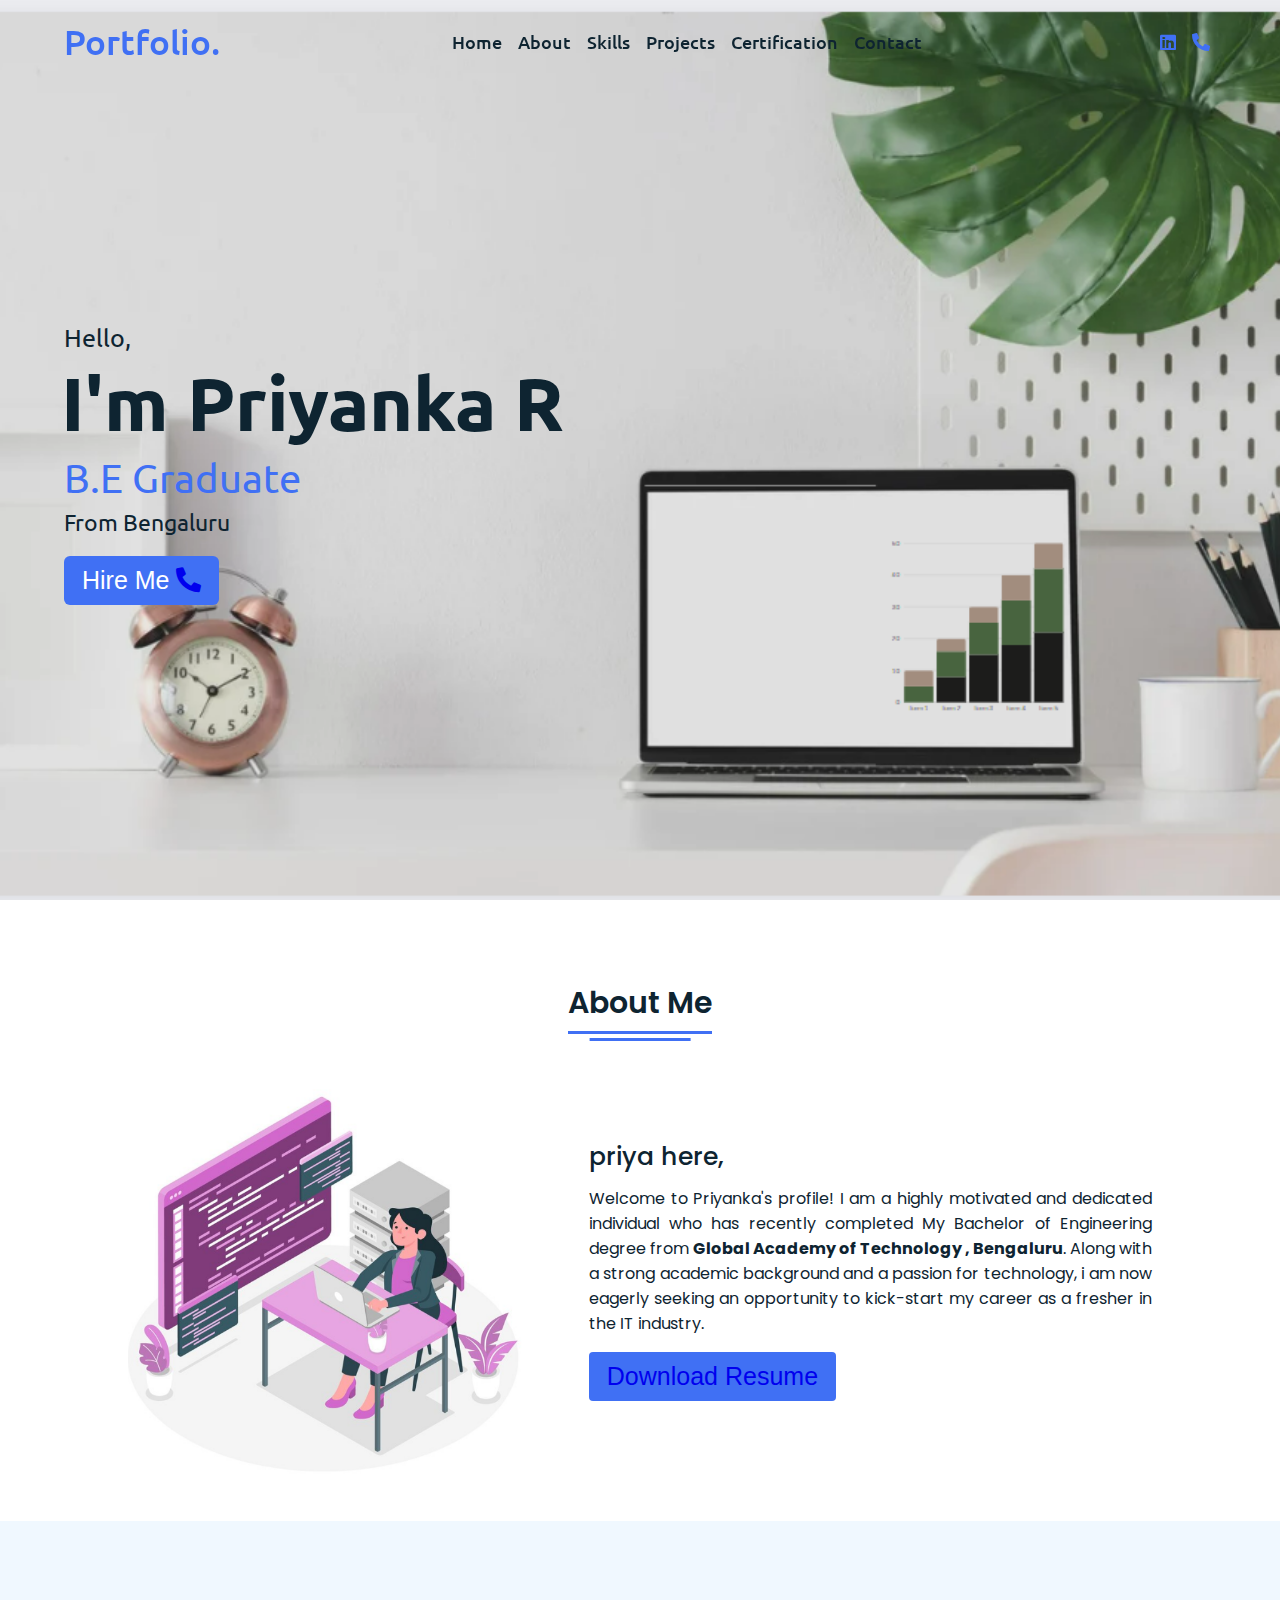
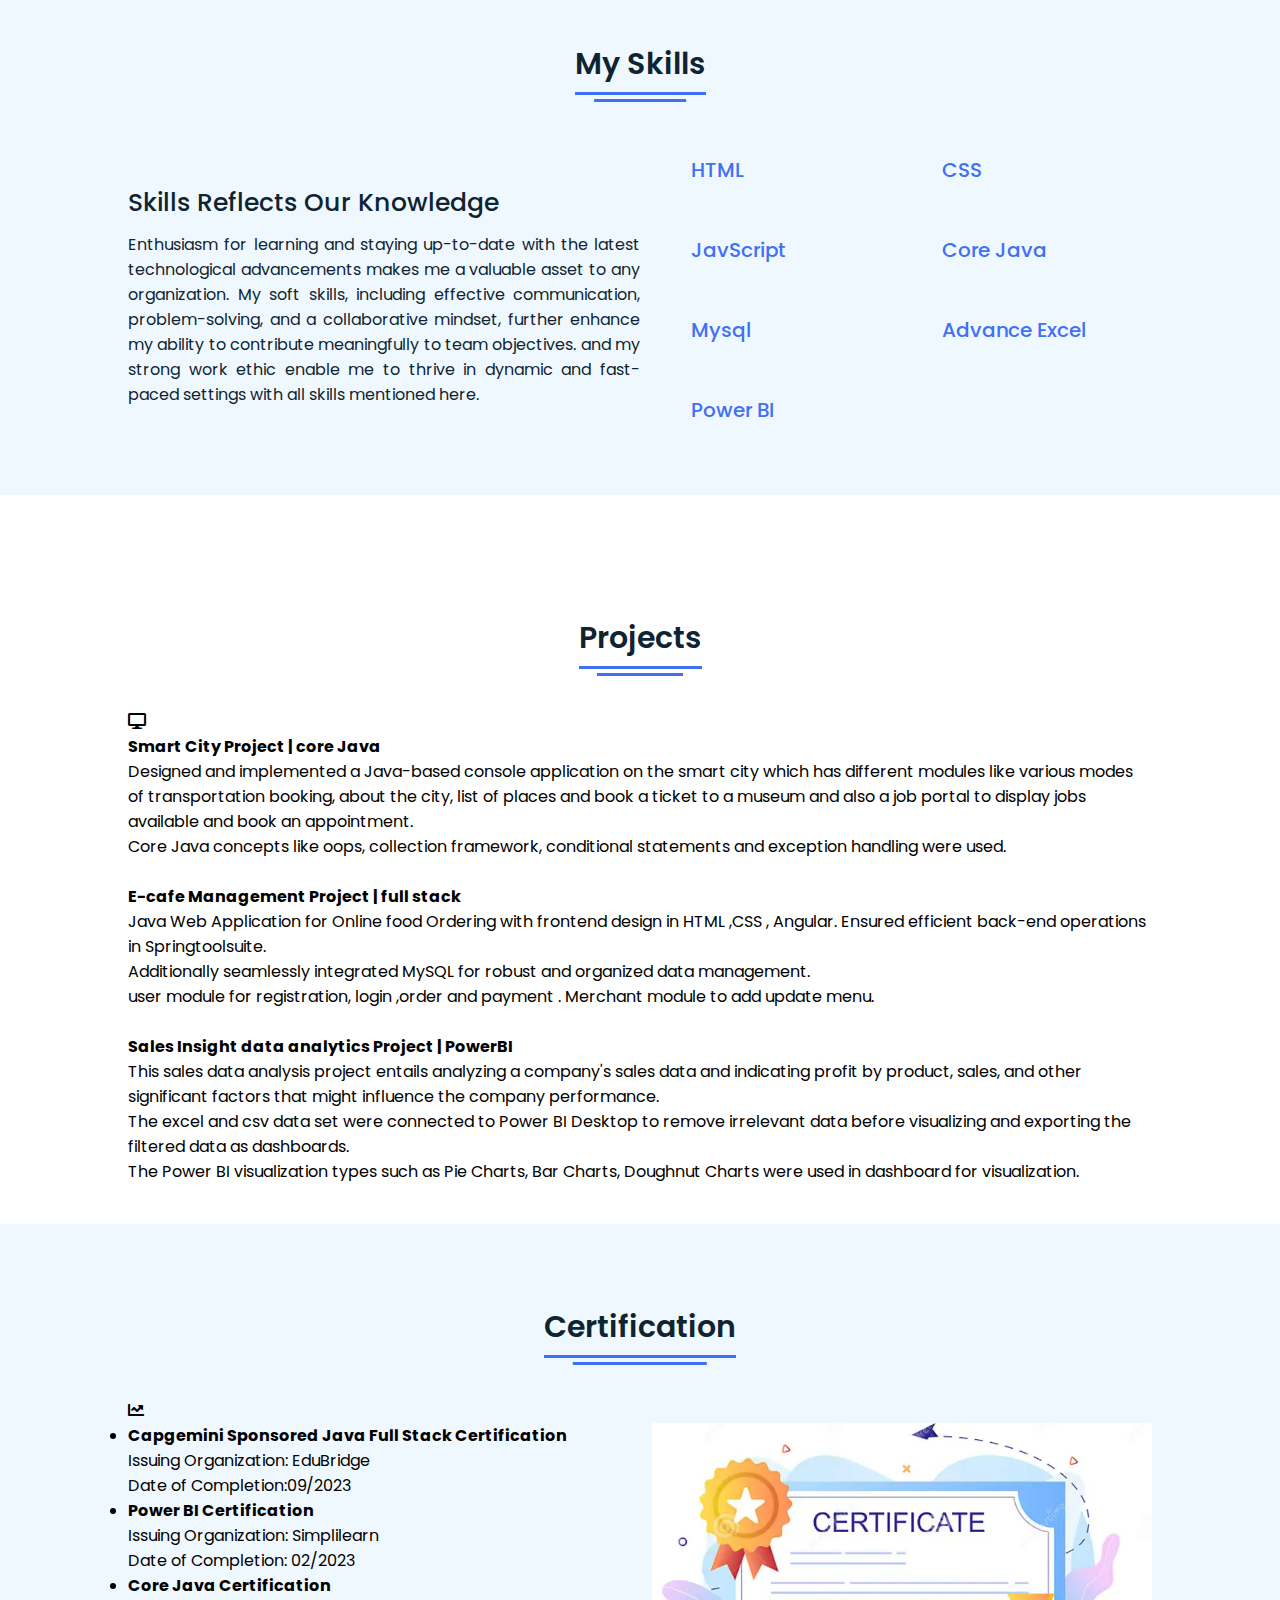
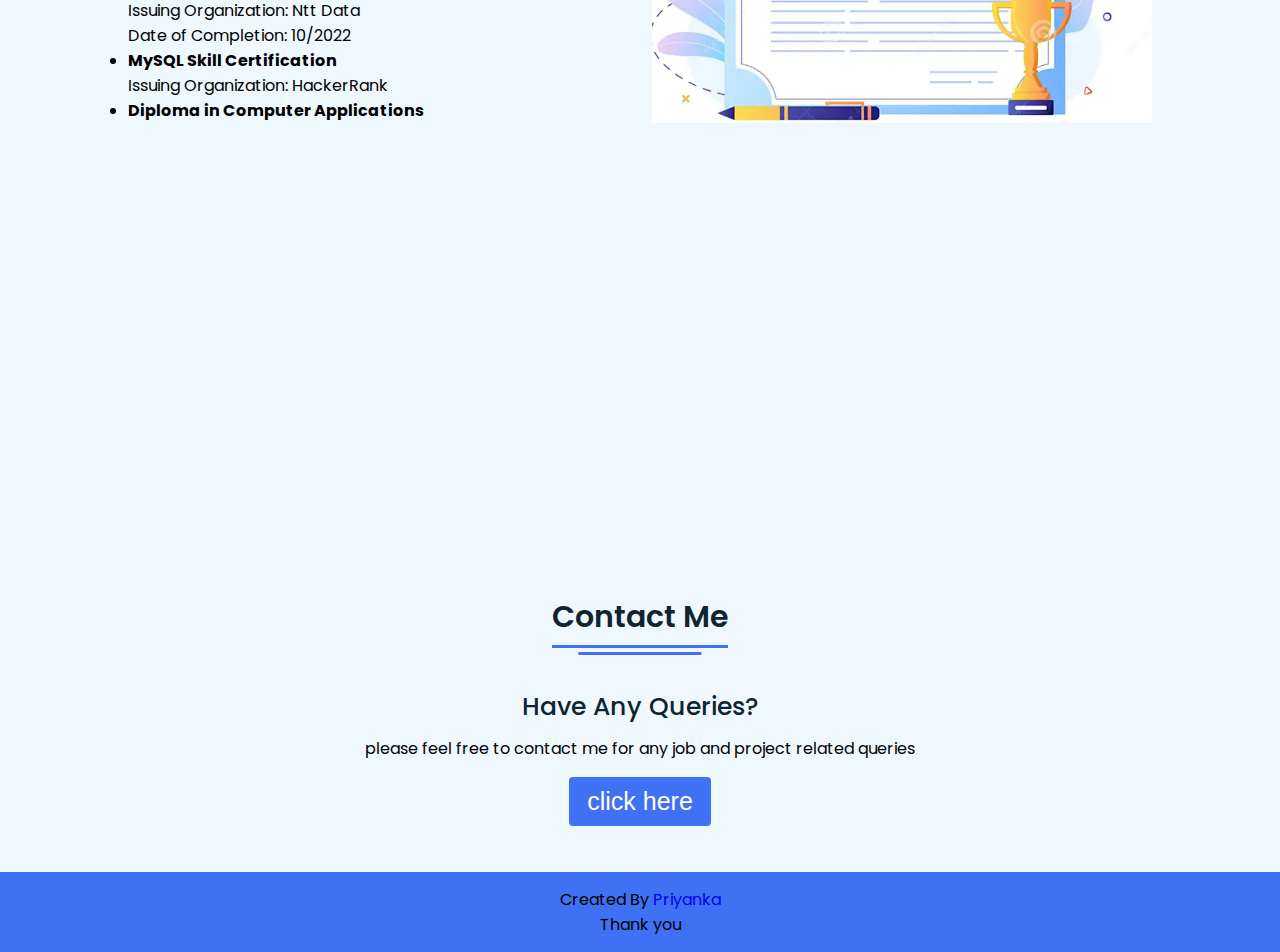
<file: index.html>
<!DOCTYPE html>
<html lang="en" dir="ltr">
  <head>
    <meta charset="UTF-8" />
    <title>Responsive Portfolio Website HTML CSS Priya</title>
    <link rel="stylesheet" href="style.css" />
    <!-- Fontawesome CDN Link -->
    <link rel="stylesheet" href="https://cdnjs.cloudflare.com/ajax/libs/font-awesome/5.15.2/css/all.min.css" />
    <meta name="viewport" content="width=device-width, initial-scale=1.0" />
  </head>
  <body>
    <!-- Move to up button -->
    <div class="scroll-button">
      <a href="#home"><i class="fas fa-arrow-up"></i></a>
    </div>
    <!-- navgaition menu -->
    <nav>
      <div class="navbar">
        <div class="logo"><a href="#">Portfolio.</a></div>
        <ul class="menu">
          <li><a href="#home">Home</a></li>
          <li><a href="#about">About</a></li>
          <li><a href="#skills">Skills</a></li>
          <li><a href="#projects">Projects</a></li>
          <li><a href="#Certification">Certification</a></li>
          <li><a href="#contact">Contact</a></li>
          <div class="cancel-btn">
            <i class="fas fa-times"></i>
          </div>
        </ul>
        <div class="media-icons">
          <a href="https://www.linkedin.com/in/priyanka-ravindra-128988209/"><i class="fab fa-linkedin"></i></a>
          <a href="tel:8618509688"><i class="fas fa-phone-alt"></i></a>
        </div>
      </div>
      <div class="menu-btn">
        <i class="fas fa-bars"></i>
      </div>
    </nav>

    <!-- Home Section Start -->
    <section class="home" id="home">
      <div class="home-content">
        <div class="text">
          <div class="text-one">Hello,</div>
          <div class="text-two">I'm Priyanka R</div>
          <div class="text-three">B.E Graduate</div>
          <div class="text-four">From Bengaluru</div>
        </div>
        <div class="button">
          <button>Hire Me
            <a href="tel:8618509688"><i class="fas fa-phone-alt"></i></a>
          </button>
        </div>
      </div>
    </section>

    <!-- About Section Start -->
    <section class="about" id="about">
      <div class="content">
        <div class="title"><span>About Me</span></div>
        <div class="about-details">
          <div class="left">
            <img src="codegirl.png" alt="" />
          </div>
          <div class="right">
            <div class="topic">priya here,</div>
            <p>
                Welcome to Priyanka's profile! I am a highly motivated and dedicated individual who has recently completed My Bachelor of Engineering degree from <b>Global Academy of Technology , Bengaluru</b>. Along with a strong academic background and a passion for technology, i am now eagerly seeking an opportunity to kick-start my career as a fresher in the IT industry.
            </p>
            <div class="button">
            
             <button> <a href="Priyankrrr.pdf.pdf" download>Download Resume</a></button>

            </div>
          </div>
        </div>
      </div>
    </section>

    <!-- My Skill Section Start -->
    <!-- Section Tag and Other Div will same where we need to put same CSS -->
    <section class="skills" id="skills">
      <div class="content">
        <div class="title"><span>My Skills</span></div>
        <div class="skills-details">
          <div class="text">
            <div class="topic">Skills Reflects Our Knowledge</div>
            <p>Enthusiasm for learning and staying up-to-date with the latest technological
                 advancements makes me a valuable asset to any organization. My soft skills, including effective communication, problem-solving, and a collaborative mindset, further enhance my ability to contribute meaningfully to team objectives.
                  and my strong work ethic enable me to thrive in dynamic and fast-paced settings with all skills mentioned here.</p>
          </div>
          <div class="boxes">
            <div class="box">
              <div class="topic">HTML</div>
            </div>
            <div class="box">
              <div class="topic">CSS</div>
            </div>
            <div class="box">
              <div class="topic">JavScript</div>
            </div>
            <div class="box">
              <div class="topic">Core Java</div>
              </div>
              <div class="box">
                <div class="topic">Mysql</div>
                </div>
              <div class="box">
                <div class="topic">Advance Excel</div>
            </div>
            <div class="box">
                <div class="topic">Power BI</div>
              </div>


          </div>
        </div>
      </div>
    </section>

        <!-- My projects Section Start -->
        <section class="projects" id="projects">
          <div class="content">
            <div class="title"><span>Projects</span></div>
            <div class="boxes">
              <div class="box">
              <div class="box">
                <div class="icon">
                  <i class="fas fa-desktop"></i>
                <p><b>Smart City Project | core Java</b><br>
                    Designed and implemented a Java-based console application on the smart city 
                    which has different modules like various modes of transportation booking, about the city, 
                    list of places and book a ticket to a museum and also a job portal to display jobs available and book an appointment. <br>
                    Core Java concepts like oops, collection framework, conditional statements and exception handling were used.</p>
                   <br> <p><b>E-cafe Management Project | full stack </b><br>
                      Java Web Application for Online food Ordering with frontend design in HTML ,CSS , Angular.
                      Ensured efficient back-end operations in Springtoolsuite.<br>
                      Additionally seamlessly integrated MySQL for robust and organized
                      data management.<br>
                      user module for registration, login ,order and payment .
                      Merchant module to add update menu.
                        </p><br>
                        <p><b>Sales Insight data analytics Project | PowerBI </b><br>
                          This sales data analysis project entails analyzing a
                          company's sales data and indicating profit by product, sales,
                          and other significant factors that might influence the company performance.<br>
                          The excel and csv data set were connected to Power BI
                          Desktop to remove irrelevant data before visualizing and
                          exporting the filtered data as dashboards.<br>
                          The Power BI visualization types such as Pie Charts, Bar
                          Charts, Doughnut Charts were used in dashboard for
                          visualization.
                         


                            </p>
                      </div>
    
            </div>
          </div>
        </section>



    <!-- My Certificate Section Start -->
    <section class="Certification" id="Certification">
      <div class="content">
        <div class="title"><span>Certification</span></div>
        <div class="boxes">
          <div class="box">
            <div class="icon">
              <i class="fas fa-chart-line"></i>
            </div>
            <img align="right" src="newct.png" width="500" 
            height="300" >
            <ul>
              <li>
                <strong> Capgemini Sponsored Java Full Stack Certification</strong>
                <p>Issuing Organization: EduBridge</p>
                <p>Date of Completion:09/2023 </p>
              </li>
              <li>
                <strong>Power BI Certification</strong>
                <p>Issuing Organization: Simplilearn</p>
                <p>Date of Completion: 02/2023</p>
              </li>
              <li>
                <strong>Core Java Certification</strong>
                <p>Issuing Organization: Ntt Data</p>
                <p>Date of Completion: 10/2022</p>
              </li>
              <li>
                <strong>MySQL Skill Certification</strong>
                <p>Issuing Organization: HackerRank</p>
              </li>
              <li>
                <strong>Diploma in Computer Applications</strong>
              </li>

            </ul>

          </div>

        </div>
      </div>
    </section>

    <!-- Contact Me section Start -->
    <section class="contact" id="contact">
      <div class="content">
        <div class="title"><span>Contact Me</span></div>
        <div class="text">
          <div class="topic">Have Any Queries?</div>
          <p>please feel free to contact me for any job and project related queries</p>
          <div class="button">
            <a href="contact.html"> <button>click here</button></a>
          </div>
        </div>
      </div>
    </section>
    <!-- Footer Section Start -->
      <div class="text">
        <footer>
        <span>Created By <a href="#">Priyanka</a><br>
        Thank you</span>
      </div>
    </footer>

    <script src="script.js"></script>
  </body>
</html>
</file>
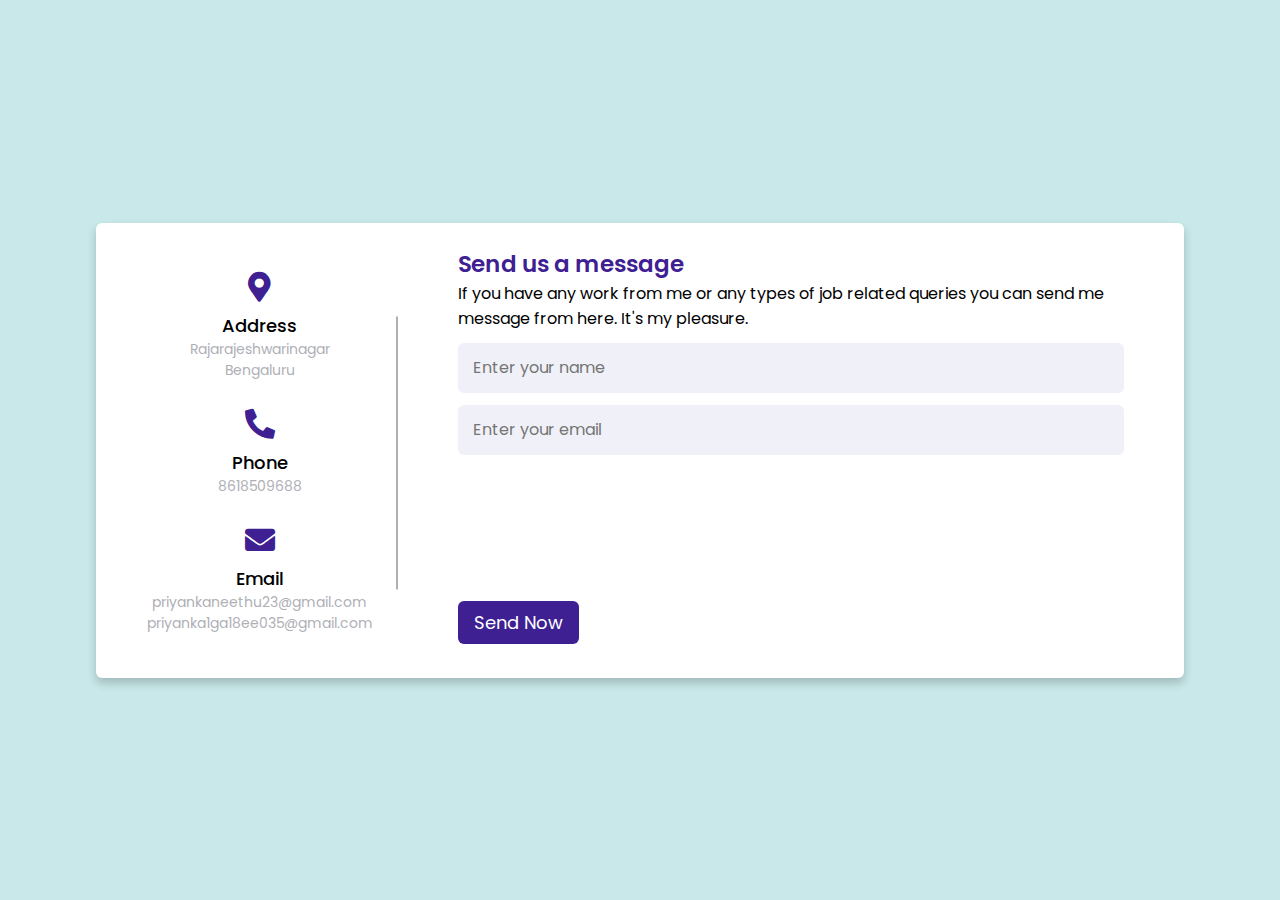
<file: contact.html>
<!DOCTYPE html>
<!-- Created By CodingLab - www.codinglabweb.com -->
<html lang="en" dir="ltr">
  <head>
    <meta charset="UTF-8">
    <title> Responsive Contact Us Form  | CodingLab </title>
    <link rel="stylesheet" href="stylecontact.css">
    <!-- Fontawesome CDN Link -->
    <link rel="stylesheet" href="https://cdnjs.cloudflare.com/ajax/libs/font-awesome/5.15.2/css/all.min.css"/>
     <meta name="viewport" content="width=device-width, initial-scale=1.0">
   </head>
<body>
  <div class="container">
    <div class="content">
      <div class="left-side">
        <div class="address details">
          <i class="fas fa-map-marker-alt"></i>
          <div class="topic">Address</div>
          <div class="text-one">Rajarajeshwarinagar</div>
          <div class="text-two">Bengaluru</div>
        </div>
        <div class="phone details">
          <i class="fas fa-phone-alt"></i>
          <div class="topic">Phone</div>
          <div class="text-one">8618509688</div>
        </div>
        <div class="email details">
          <i class="fas fa-envelope"></i>
          <div class="topic">Email</div>
          <div class="text-one">priyankaneethu23@gmail.com</div>
          <div class="text-two">priyanka1ga18ee035@gmail.com</div>
        </div>
      </div>
      <div class="right-side">
        <div class="topic-text">Send us a message</div>
        <p>If you have any work from me or any types of job related queries you can send me message from here. It's my pleasure.</p>
      <form action="#">
        <div class="input-box">
          <input type="text" placeholder="Enter your name">
        </div>
        <div class="input-box">
          <input type="text" placeholder="Enter your email">
        </div>
        <div class="input-box message-box">
          
        </div>
        <div class="button">
          <input type="button" value="Send Now" >
        </div>
      </form>
    </div>
    </div>
  </div>
</body>
</html>
</file>
<file: style.css>
/* Google Font CDN Link */
@import url('https://fonts.googleapis.com/css2?family=Poppins:wght@400;500;600;700&family=Ubuntu:wght@400;500;700&display=swap');
*{
  margin: 0;
  padding: 0;
  box-sizing: border-box;
  text-decoration: none;
  scroll-behavior: smooth;
}

/* Custom Scroll Bar CSS */
::-webkit-scrollbar {
    width: 10px;
}
::-webkit-scrollbar-track {
    background: #f1f1f1;
}
::-webkit-scrollbar-thumb {
    background: #6e93f7;
    border-radius: 12px;
    transition: all 0.3s ease;
}

::-webkit-scrollbar-thumb:hover {
    background: #4070f4;
}
/* navbar styling */
nav{
  position: fixed;
  width: 100%;
  padding: 20px 0;
  z-index: 998;
  transition: all 0.3s ease;
  font-family: 'Ubuntu', sans-serif;
}
nav.sticky{
  background: #4070f4;
  padding: 13px 0;
}
nav .navbar{
  width: 90%;
  display: flex;
  justify-content: space-between;
  align-items: center;
  margin: auto;
}
nav .navbar .logo a{
  font-weight: 500;
  font-size: 35px;
  color: #4070f4;
}
nav.sticky .navbar .logo a{
  color: #fff;
}
nav .navbar .menu{
  display: flex;
  position: relative;
}
nav .navbar .menu li{
  list-style: none;
  margin: 0 8px;
}
.navbar .menu a{
  font-size: 18px;
  font-weight: 500;
  color: #0E2431;
  padding: 6px 0;
  transition: all 0.4s ease;
}
.navbar .menu a:hover{
  color: #4070f4;
}
nav.sticky .menu a{
  color: #FFF;
}
nav.sticky .menu a:hover{
  color: #0E2431;
}
.navbar .media-icons a{
  color: #4070f4;
  font-size: 18px;
  margin: 0 6px;
}
nav.sticky .media-icons a{
  color: #ffffff;
}

/* Side Navigation Menu Button CSS */
nav .menu-btn,
.navbar .menu .cancel-btn{
  position: absolute;
  color: #fff;
  right: 30px;
  top: 20px;
  font-size: 20px;
  cursor: pointer;
  transition: all 0.3s ease;
  display: none;
}
nav .menu-btn{
  color: #4070f4;
}
nav.sticky .menu-btn{
  color: #FFF;
}
.navbar .menu .menu-btn{
  color: #fff;
}

/* home section styling */
.home{
  height: 100vh;
  width: 100%;
  background-image:url("backgg.png");
  background-size: cover;
  background-position: center;
  background-attachment: fixed;
  font-family: 'Ubuntu', sans-serif;
}
.home .home-content{
  width: 90%;
  height: 100%;
  margin: auto;
  display: flex;
  flex-direction: column;
  justify-content: center;
}
.home .text-one{
  font-size: 25px;
  color: #0E2431;
}
.home .text-two{
  color: #0E2431;
  font-size: 75px;
  font-weight: 600;
  margin-left: -3px;
}
.home .text-three{
  font-size: 40px;
  margin: 5px 0;
  color: #4070f4;
}
.home .text-four{
  font-size: 23px;
  margin: 5px 0;
  color: #0E2431;
}
.home .button{
  margin: 14px 0;
}
.home .button button{
  outline: none;
  padding: 8px 16px;
  border-radius: 6px;
  font-size: 25px;
  font-weight: 400;
  background: #4070f4;
  color: #fff;
  cursor: pointer;
  border: 2px solid transparent;
  transition: all 0.4s ease;
}
.home .button button:hover{
  border-color: #4070f4;
  background-color: #fff;
  color: #4070f4;
}

/* About Section Styling */
/* Those Elements Where We Have Apply Same CSS,
 I'm Selecting Directly 'Section Tag' and 'Class'  */
section{
  padding-top: 40px;
}
section .content{
  width: 80%;
  margin: 40px auto;
  font-family: 'Poppins', sans-serif;
}
.about .about-details{
  display: flex;
  justify-content: space-between;
  align-items: center;
}
section .title{
  display: flex;
  justify-content: center;
  margin-bottom: 40px;
}
section .title span{
  color: #0E2431;
  font-size: 30px;
  font-weight: 600;
  position: relative;
  padding-bottom: 8px;
}
section .title span::before,
section .title span::after{
  content: '';
  position: absolute;
  height: 3px;
  width: 100%;
  background: #4070f4;
  left: 0;
  bottom: 0;
}
section .title span::after{
  bottom: -7px;
  width: 70%;
  left: 50%;
  transform: translateX(-50%);
}
.about .about-details .left{
  width: 45%;
}
.about .left img{
  height: 400px;
  width: 400px;
  object-fit: cover;
  border-radius: 12px;
}
.about-details .right{
  width: 55%;
}
section  .topic{
  color: #0E2431;
  font-size: 25px;
  font-weight: 500;
  margin-bottom: 10px;
}
.about-details .right p{
  text-align: justify;
  color: #0E2431;
}
section .button{
  margin: 16px 0;
}
section .button button{
  outline: none;
  padding: 8px 16px;
  border-radius: 4px;
  font-size: 25px;
  font-weight: 400;
  background: #4070f4;
  color: #fff;
  border: 2px solid transparent;
  cursor: pointer;
  transition: all 0.4s ease;
}
section .button button:hover{
  border-color: #4070f4;
  background-color: #fff;
  color: #4070f4;
}

 /* My Skills CSS */
 .skills{
   background: #F0F8FF;
 }
 .skills .content{
   padding: 40px 0;
 }
 .skills .skills-details{
   display: flex;
   justify-content: space-between;
   align-items: center;
 }
 .skills-details .text{
   width: 50%;
 }
 .skills-details p{
   color: #0E2431;
   text-align: justify;
 }
.skills .skills-details .experience{
  display: flex;
  align-items: center;
  margin: 0 10px;
}
.skills-details .experience .num{
  color: #0E2431;
  font-size: 80px;
}
.skills-details .experience .exp{
  color: #0E2431;
  margin-left: 20px;
  font-size: 18px;
  font-weight: 500;
  margin: 0 6px;
}
.skills-details .boxes{
  width: 45%;
  display: flex;
  flex-wrap: wrap;
  justify-content: space-between;
}
.skills-details .box{
  width: calc(100% / 2 - 20px);
  margin: 20px 0;
}
.skills-details .boxes .topic{
  font-size: 20px;
  color: #4070f4;
}
.skills-details .boxes .per{
  font-size: 60px;
  color: #4070f4;
}

/* My Services CSS */
/* .services .boxes{
  display: flex;
  flex-wrap: wrap;
  justify-content: space-between;
}
.services .boxes .box{
  margin: 20px 0;
  width: calc(100% / 3 - 20px);
  text-align: center;
  border-radius: 12px;
  padding: 30px 10px;
  box-shadow: 0 5px 10px rgba(0, 0, 0, 0.12);
  cursor: default;
  transition: all 0.4s ease;
}
.services .boxes .box:hover{
  background: #4070f4;
  color: #fff;
}
.services .boxes .box .icon{
  height: 50px;
  width: 50px;
  background: #4070f4;
  border-radius: 50%;
  text-align: center;
  line-height: 50px;
  font-size: 18px;
  color: #fff;
  margin: 0 auto 10px auto;
  transition: all 0.4s ease;
}
.boxes .box:hover .icon{
  background-color: #fff;
  color: #4070f4;
}
.services .boxes .box:hover .topic,
.services .boxes .box:hover p{
  color: #0E2431;
  transition: all 0.4s ease;
}
.services .boxes .box:hover .topic,
.services .boxes .box:hover p{
  color: #fff;
} */
/* Contact Me CSS */

.Certification{
  height: 100vh;
  width: 100%;
  background-color: aliceblue;
  background-size: cover;
  background-position: center;
  background-attachment: fixed;
}
.contact{
  background: #F0F8FF;
}
.contact .content{
  margin: 0 auto;
  padding: 30px 0;
}
.contact .text{
  width: 80%;
  text-align: center;
  margin: auto;
}

/* Footer CSS */
footer{
  background: #4070f4;
  padding: 15px 0;
  text-align: center;
  font-family: 'Poppins', sans-serif;
}
footer .text span{
  font-size: 17px;
  font-weight: 400;
  color: #fff;
}
footer .text span a{
  font-weight: 500;
  color: #FFF;
}
footer .text span a:hover{
  text-decoration: underline;
}
/* Scroll TO Top Button CSS */
.scroll-button a{
  position: fixed;
  bottom: 20px;
  right: 20px;
  color: #fff;
  background: #4070f4;
  padding: 7px 12px;;
  font-size: 18px;
  border-radius: 6px;
  box-shadow: rgba(0, 0, 0, 0.15);
  display: none;
}

/* Responsive Media Query */
@media (max-width: 1190px) {
  section .content{
    width: 85%;
  }
}
@media (max-width: 1000px) {
  .about .about-details{
    justify-content: center;
    flex-direction: column;
  }
  .about .about-details .left{
    display: flex;
    justify-content: center;
    width: 100%;
  }
  .about-details .right{
    width: 90%;
    margin: 40px 0;
  }
  .services .boxes .box{
    margin: 20px 0;
    width: calc(100% / 2 - 20px);
  }
}
@media (max-width: 900px) {
  .about .left img{
    height: 350px;
    width: 350px;
  }
}

@media (max-width: 750px) {
  nav .navbar{
    width: 90%;
  }
  nav .navbar .menu{
    position: fixed;
    left: -100%;
    top: 0;
    background: #0E2431;
    height: 100vh;
    max-width: 400px;
    width: 100%;
    padding-top: 60px;
    flex-direction: column;
    align-items: center;
    transition: all 0.5s ease;
  }
  .navbar.active .menu{
    left: 0;
  }
  nav .navbar .menu a{
    font-size: 23px;
    display: block;
    color: #fff;
    margin: 10px 0;
  }
  nav.sticky .menu a:hover{
    color: #4070f4;
  }
  nav .navbar .media-icons{
    display: none;
  }
  nav .menu-btn,
  .navbar .menu .cancel-btn{
    display: block;
  }
  .home .text-two{
    font-size: 65px;
  }
  .home .text-three{
    font-size: 35px;
  }
  .skills .skills-details{
    align-items: center;
    justify-content: center;
    flex-direction: column;
  }
  .skills-details .text{
    width: 100%;
    margin-bottom: 50px;
  }
  .skills-details .boxes{
    justify-content: center;
    align-items: center;
    width: 100%;
  }
  .services .boxes .box{
    margin: 20px 0;
    width: 100%;
  }
  .contact .text{
    width: 100%;
}
}

@media (max-width: 500px){
  .home .text-two{
    font-size: 55px;
  }
  .home .text-three{
    font-size: 33px;
  }
  .skills-details .boxes .per{
    font-size: 50px;
    color: #4070f4;
  }
}
</file>
<file: stylecontact.css>
/* Google Font CDN Link */
@import url('https://fonts.googleapis.com/css2?family=Poppins:wght@200;300;400;500;600;700&display=swap');
*{
  margin: 0;
  padding: 0;
  box-sizing: border-box;
  font-family: "Poppins" , sans-serif;
}
body{
  min-height: 100vh;
  width: 100%;
  background: #c8e8e9;
  display: flex;
  align-items: center;
  justify-content: center;
}
.container{
  width: 85%;
  background: #fff;
  border-radius: 6px;
  padding: 20px 60px 30px 40px;
  box-shadow: 0 5px 10px rgba(0, 0, 0, 0.2);
}
.container .content{
  display: flex;
  align-items: center;
  justify-content: space-between;
}
.container .content .left-side{
  width: 25%;
  height: 100%;
  display: flex;
  flex-direction: column;
  align-items: center;
  justify-content: center;
  margin-top: 15px;
  position: relative;
}
.content .left-side::before{
  content: '';
  position: absolute;
  height: 70%;
  width: 2px;
  right: -15px;
  top: 50%;
  transform: translateY(-50%);
  background: #afafb6;
}
.content .left-side .details{
  margin: 14px;
  text-align: center;
}
.content .left-side .details i{
  font-size: 30px;
  color: #3e2093;
  margin-bottom: 10px;
}
.content .left-side .details .topic{
  font-size: 18px;
  font-weight: 500;
}
.content .left-side .details .text-one,
.content .left-side .details .text-two{
  font-size: 14px;
  color: #afafb6;
}
.container .content .right-side{
  width: 75%;
  margin-left: 75px;
}
.content .right-side .topic-text{
  font-size: 23px;
  font-weight: 600;
  color: #3e2093;
}
.right-side .input-box{
  height: 50px;
  width: 100%;
  margin: 12px 0;
}
.right-side .input-box input,
.right-side .input-box textarea{
  height: 100%;
  width: 100%;
  border: none;
  outline: none;
  font-size: 16px;
  background: #F0F1F8;
  border-radius: 6px;
  padding: 0 15px;
  resize: none;
}
.right-side .message-box{
  min-height: 110px;
}
.right-side .input-box textarea{
  padding-top: 6px;
}
.right-side .button{
  display: inline-block;
  margin-top: 12px;
}
.right-side .button input[type="button"]{
  color: #fff;
  font-size: 18px;
  outline: none;
  border: none;
  padding: 8px 16px;
  border-radius: 6px;
  background: #3e2093;
  cursor: pointer;
  transition: all 0.3s ease;
}
.button input[type="button"]:hover{
  background: #5029bc;
}

@media (max-width: 950px) {
  .container{
    width: 90%;
    padding: 30px 40px 40px 35px ;
  }
  .container .content .right-side{
   width: 75%;
   margin-left: 55px;
}
}
@media (max-width: 820px) {
  .container{
    margin: 40px 0;
    height: 100%;
  }
  .container .content{
    flex-direction: column-reverse;
  }
 .container .content .left-side{
   width: 100%;
   flex-direction: row;
   margin-top: 40px;
   justify-content: center;
   flex-wrap: wrap;
 }
 .container .content .left-side::before{
   display: none;
 }
 .container .content .right-side{
   width: 100%;
   margin-left: 0;
 }
}
</file>
